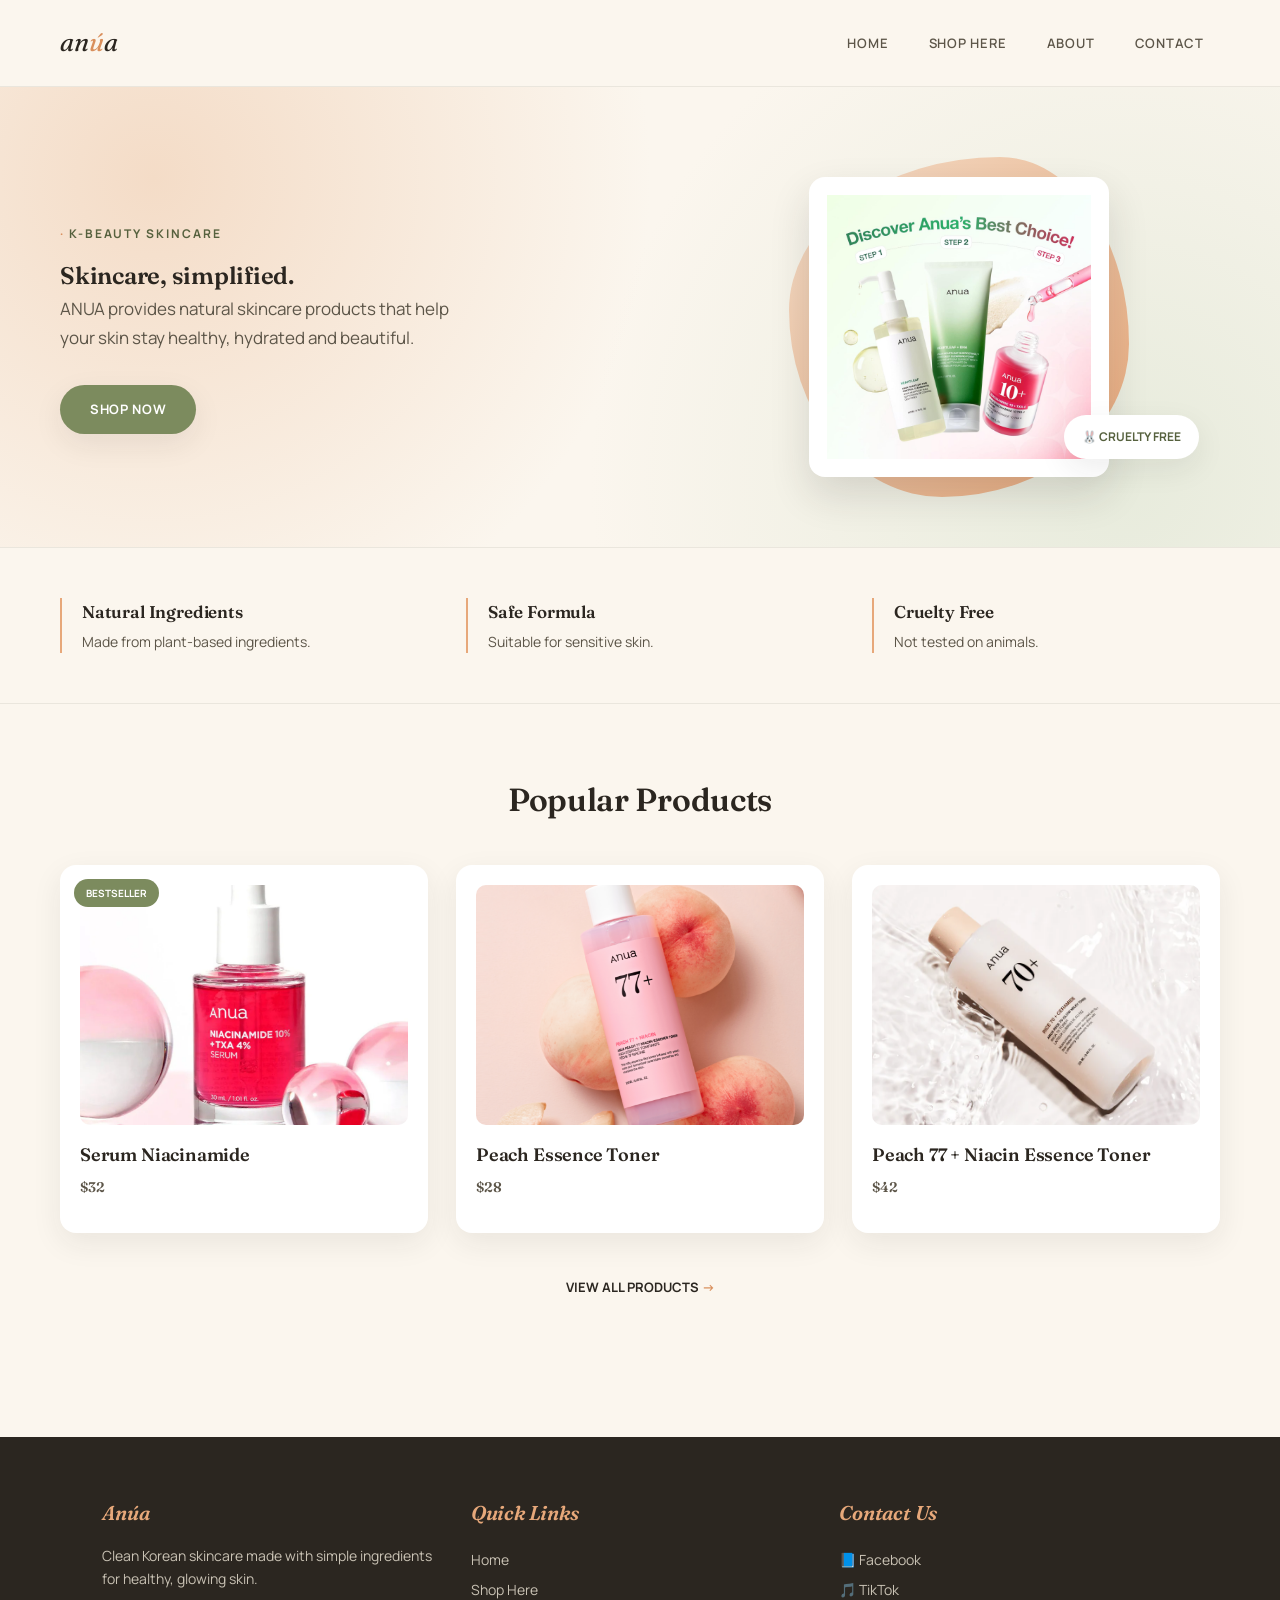
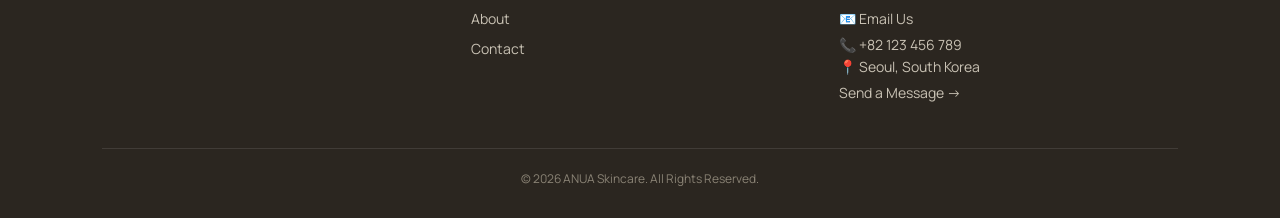
<file: index.html>
<!DOCTYPE html>
<html lang="en">
<head>
    <meta charset="UTF-8">
    <meta name="viewport" content="width=device-width, initial-scale=1.0">
    <title>ANUA - Korean Skincare</title>
    <link rel="preconnect" href="https://fonts.googleapis.com">
    <link rel="preconnect" href="https://fonts.gstatic.com" crossorigin>
    <link href="https://fonts.googleapis.com/css2?family=Fraunces:ital,wght@0,500;0,600;1,500;1,600&family=Manrope:wght@400;500;600;700&display=swap" rel="stylesheet">
    <link rel="stylesheet" href="style.css">
</head>
<body>

    <nav>
        <a href="index.html" class="logo">an<span>ú</span>a</a>

        <ul>
            <li><a href="index.html">Home</a></li>
            <li><a href="shop.html">Shop Here</a></li>
            <li><a href="about.html">About</a></li>
            <li><a href="contact.html">Contact</a></li>
        </ul>
    </nav>

    <div class="hero-wrapper">
    <section class="hero">
        <div>
            <span class="eyebrow">K-Beauty Skincare</span>
            <h1>Skincare, simplified.</h1>
            <p>
                ANUA provides natural skincare products that help
                your skin stay healthy, hydrated and beautiful.
            </p>
            <a href="shop.html" class="btn">Shop Now</a>
        </div>

        <div class="hero-image">
            <img src="Mymedia/product-anua 1.jpg" alt="ANUA Product">
            <span class="badge-chip">🐰 Cruelty Free</span>
        </div>
    </section>
    </div>
    
    <section class="features">

        <div class="feature">
            <h3>Natural Ingredients</h3>
            <p>Made from plant-based ingredients.</p>
        </div>

        <div class="feature">
            <h3>Safe Formula</h3>
            <p>Suitable for sensitive skin.</p>
        </div>

        <div class="feature">
            <h3>Cruelty Free</h3>
            <p>Not tested on animals.</p>
        </div>

    </section>

    <section class="products">

        <h2>Popular Products</h2>

        <div class="product-grid">

            <div class="product-card">
                <span class="badge">Bestseller</span>
                <img src="Mymedia/serum-naicinamide.webp" alt="serum naicinamide">
                <h3>Serum Niacinamide</h3>
                <p class="price">$32</p>
            </div>

            <div class="product-card">
                <img src="Mymedia/Peach-77-Essence-Toner-.png" alt="Peach Essence Toner">
                <h3>Peach Essence Toner</h3>
                <p class="price">$28</p>
            </div>

            <div class="product-card">
                <img src="Mymedia/toner-water.webp" alt="toner water">
                <h3>Peach 77 + Niacin Essence Toner</h3>
                <p class="price">$42</p>
            </div>

        </div>

        <a href="shop.html" class="view-all">View all products</a>

    </section>

    <footer>
        <div class="footer-content">
            <div class="footer-section">
                <h3>Anúa</h3>
                <p>
                    Clean Korean skincare made with simple ingredients
                    for healthy, glowing skin.
                </p>
            </div>

            <div class="footer-section">
                <h3>Quick Links</h3>

                <a href="index.html">Home</a>
                <a href="shop.html">Shop Here</a>
                <a href="about.html">About</a>
                <a href="contact.html">Contact</a>
            </div>

            <div class="footer-section">
                <h3>Contact Us</h3>
                <a href="https://facebook.com/share/1aTGTKMq2k/" target="_blank" rel="noopener noreferrer">📘 Facebook</a>
                <a href="https://www.tiktok.com/@eunji_shop" target="_blank" rel="noopener noreferrer">🎵 TikTok</a>
                <a href="mailto:nimsreyneang04@gmail.com">📧 Email Us</a>
                <p>📞 +82 123 456 789</p>
                <p>📍 Seoul, South Korea</p>

                <a href="contact.html">Send a Message →</a>
            </div>

        </div>

        <div class="footer-bottom">
            <p>© 2026 ANUA Skincare. All Rights Reserved.</p>
        </div>
    </footer>

</body>
</html>
</file>
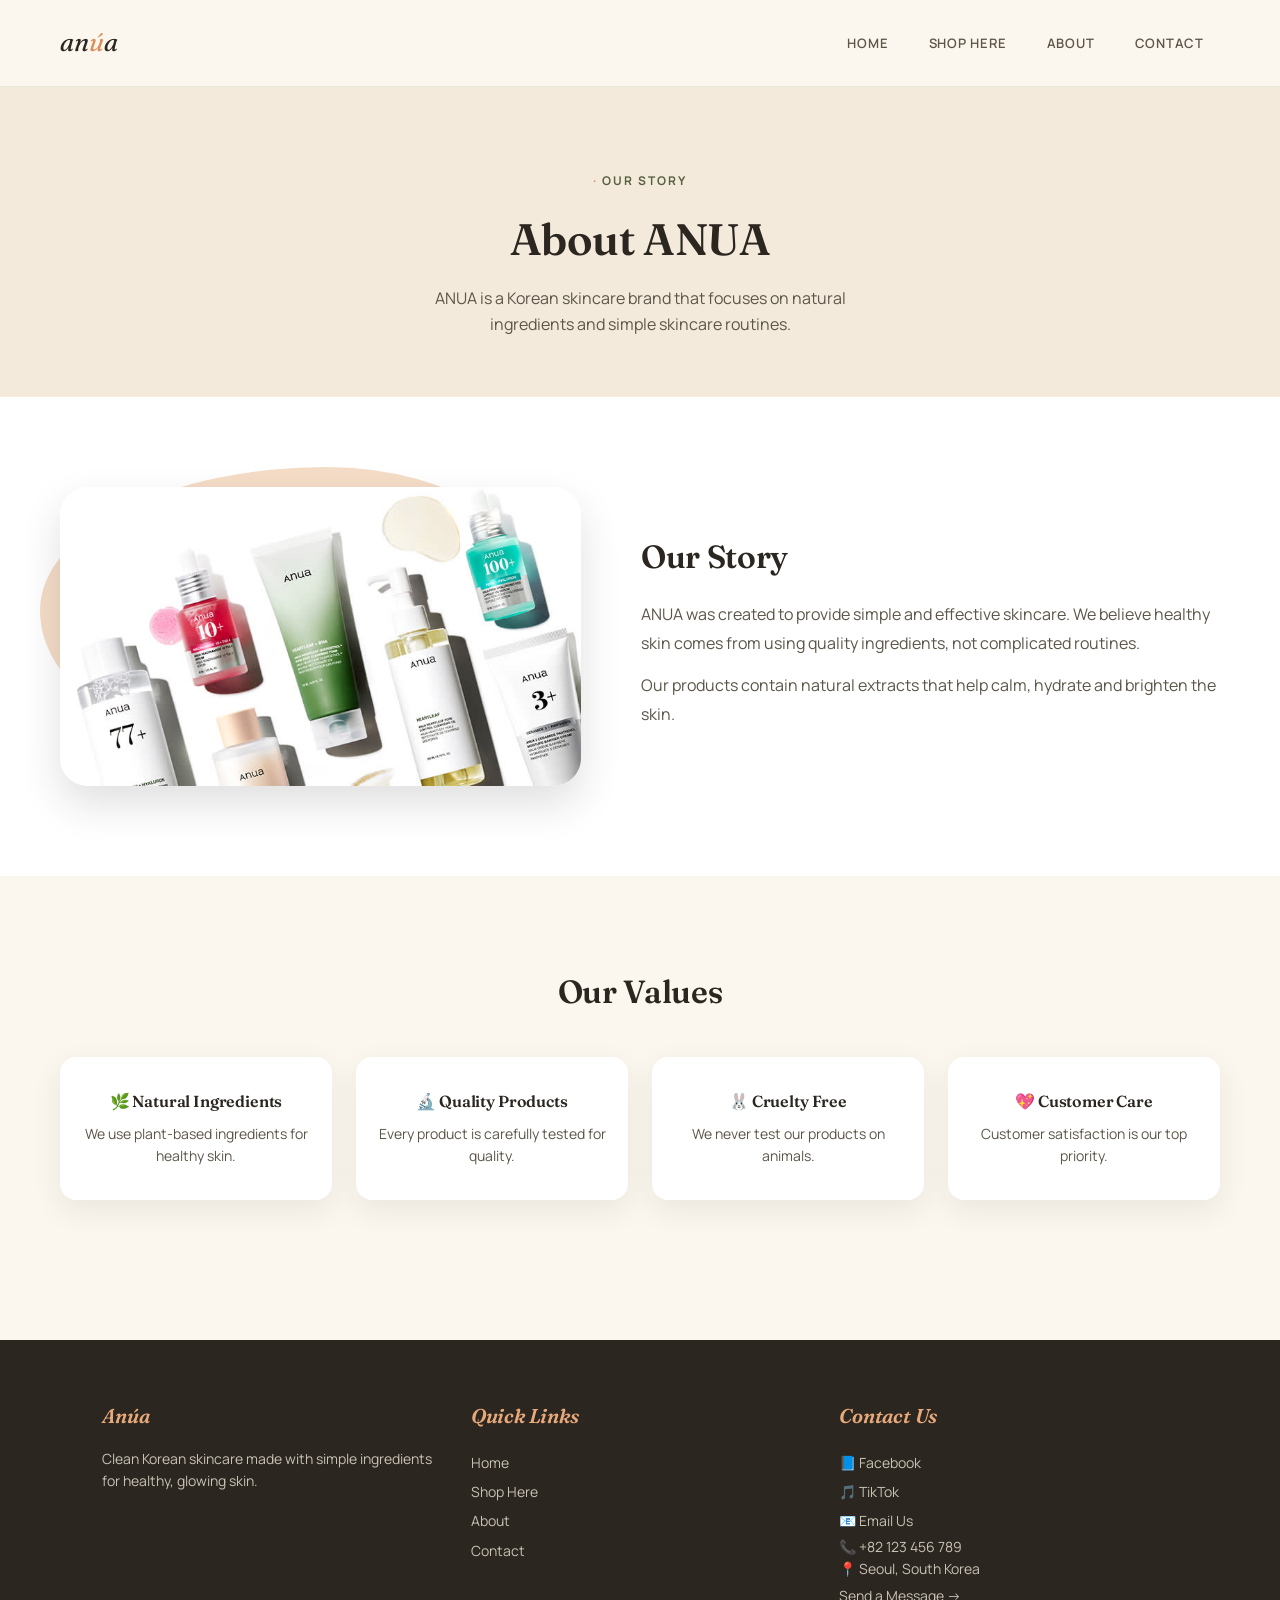
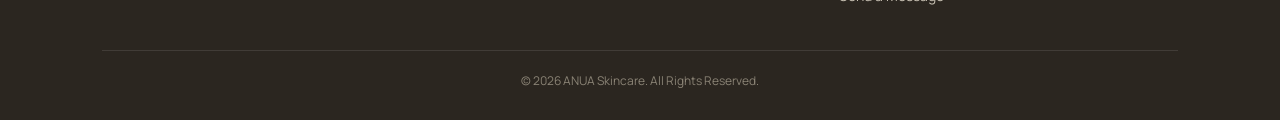
<file: about.html>
<!DOCTYPE html>
<html lang="en">
<head>
    <meta charset="UTF-8">
    <meta name="viewport" content="width=device-width, initial-scale=1.0">
    <title>About - ANUA Korean Skincare</title>
    <link rel="preconnect" href="https://fonts.googleapis.com">
    <link rel="preconnect" href="https://fonts.gstatic.com" crossorigin>
    <link href="https://fonts.googleapis.com/css2?family=Fraunces:ital,wght@0,500;0,600;1,500;1,600&family=Manrope:wght@400;500;600;700&display=swap" rel="stylesheet">
    <link rel="stylesheet" href="style.css">
</head>
<body>

    <nav>
        <a href="index.html" class="logo">an<span>ú</span>a</a>

        <ul>
            <li><a href="index.html">Home</a></li>
            <li><a href="shop.html">Shop Here</a></li>
            <li><a href="about.html">About</a></li>
            <li><a href="contact.html">Contact</a></li>
        </ul>
    </nav>

    <section class="about-hero">
        <span class="eyebrow">Our Story</span>
        <h1>About ANUA</h1>

        <p>
            ANUA is a Korean skincare brand that focuses on
            natural ingredients and simple skincare routines.
        </p>
    </section>

    <section class="story">

        <div>
            <img src="Mymedia/ANUA.jpg" alt="ANUA Product">
        </div>

        <div class="story-text">
            <h2>Our Story</h2>

            <p>
                ANUA was created to provide simple and effective skincare.
                We believe healthy skin comes from using quality ingredients,
                not complicated routines.
            </p>

            <p>
                Our products contain natural extracts that help calm,
                hydrate and brighten the skin.
            </p>
        </div>

    </section>

    <section class="values">

        <h2>Our Values</h2>

        <div class="values-grid">

            <div class="value-card">
                <h3>🌿 Natural Ingredients</h3>
                <p>We use plant-based ingredients for healthy skin.</p>
            </div>

            <div class="value-card">
                <h3>🔬 Quality Products</h3>
                <p>Every product is carefully tested for quality.</p>
            </div>

            <div class="value-card">
                <h3>🐰 Cruelty Free</h3>
                <p>We never test our products on animals.</p>
            </div>

            <div class="value-card">
                <h3>💖 Customer Care</h3>
                <p>Customer satisfaction is our top priority.</p>
            </div>

        </div>

    </section>

    <footer>
        <div class="footer-content">

            <div class="footer-section">
                <h3>Anúa</h3>
                <p>
                    Clean Korean skincare made with simple ingredients
                    for healthy, glowing skin.
                </p>
            </div>

            <div class="footer-section">
                <h3>Quick Links</h3>

                <a href="index.html">Home</a>
                <a href="shop.html">Shop Here</a>
                <a href="about.html">About</a>
                <a href="contact.html">Contact</a>
            </div>

            <div class="footer-section">
                <h3>Contact Us</h3>
                <a href="https://facebook.com/share/1aTGTKMq2k/" target="_blank" rel="noopener noreferrer">📘 Facebook</a>
                <a href="https://www.tiktok.com/@eunji_shop" target="_blank" rel="noopener noreferrer">🎵 TikTok</a>
                <a href="mailto:nimsreyneang04@gmail.com">📧 Email Us</a>
                <p>📞 +82 123 456 789</p>
                <p>📍 Seoul, South Korea</p>

                <a href="contact.html">Send a Message →</a>
            </div>

        </div>

        <div class="footer-bottom">
            <p>© 2026 ANUA Skincare. All Rights Reserved.</p>
        </div>
    </footer>

</body>
</html>
</file>
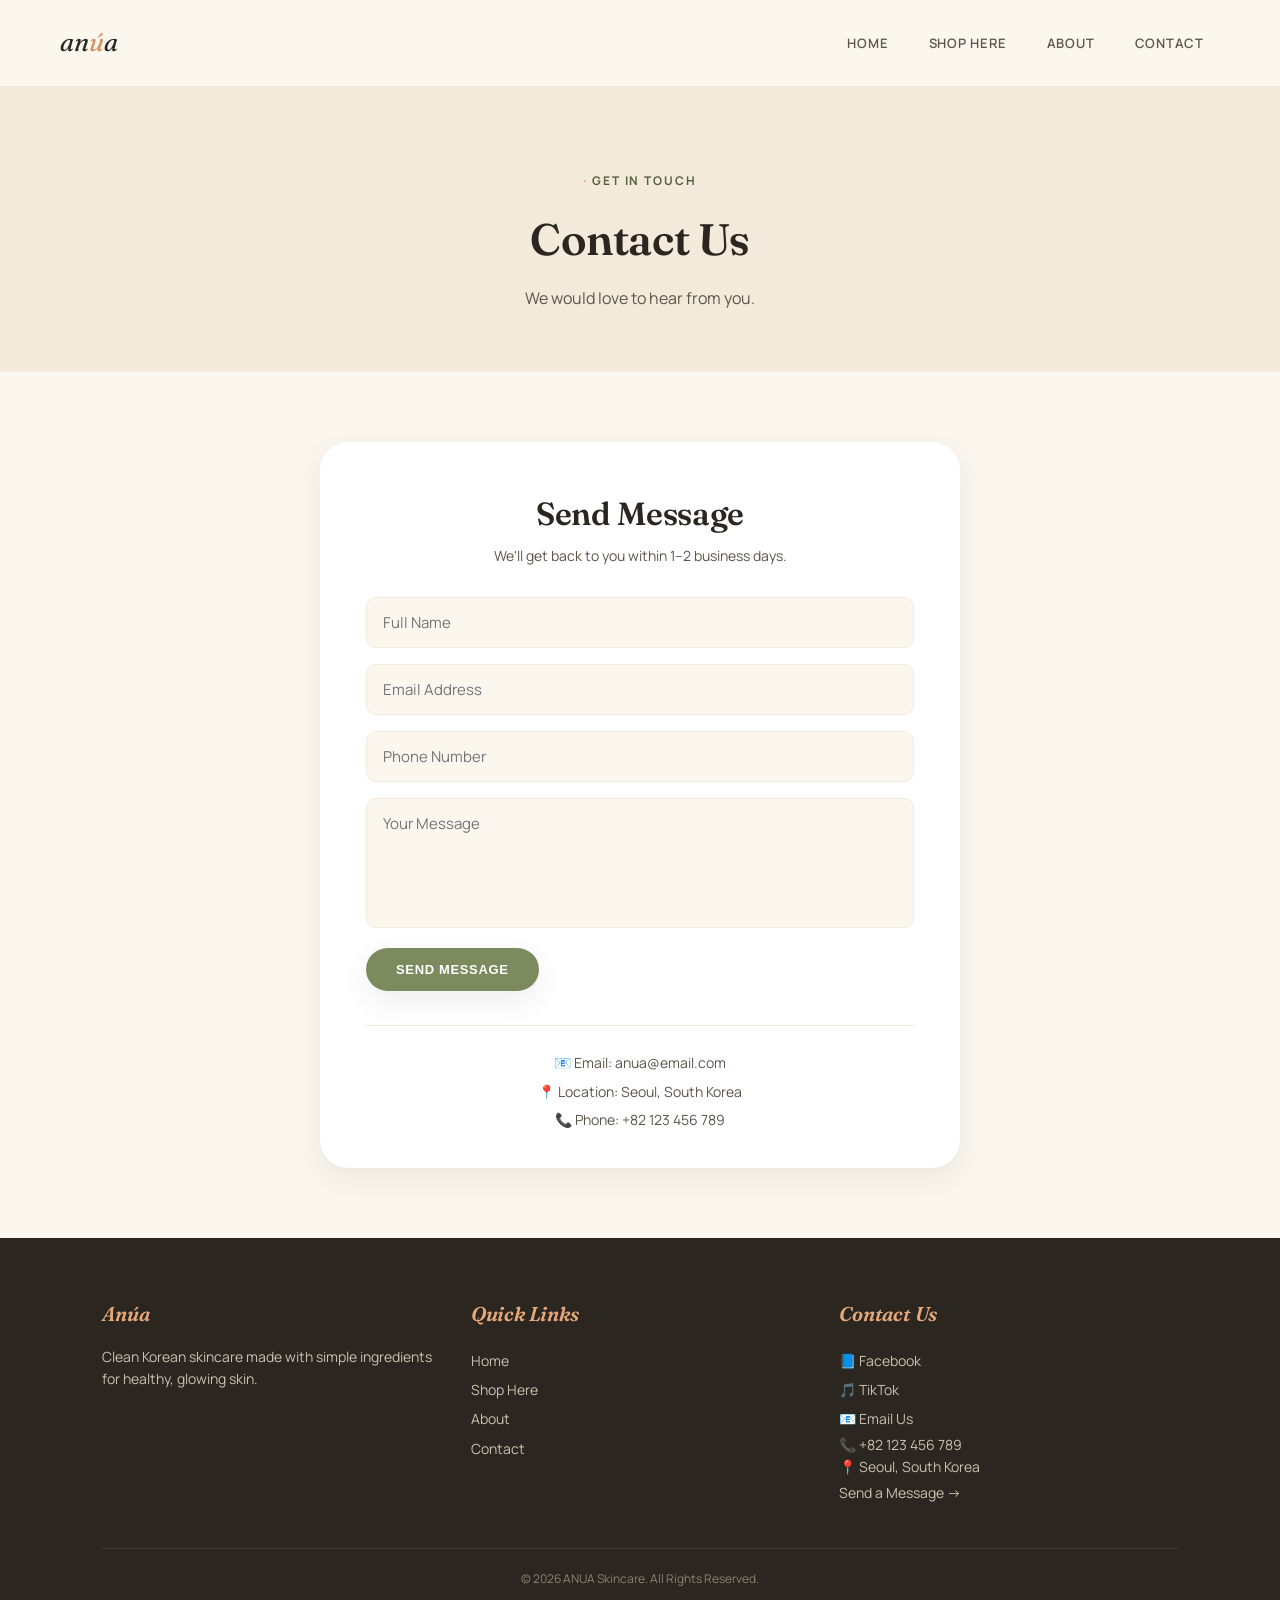
<file: contact.html>
<!DOCTYPE html>
<html lang="en">
<head>
    <meta charset="UTF-8">
    <meta name="viewport" content="width=device-width, initial-scale=1.0">
    <title>Contact - ANUA Korean Skincare</title>
    <link rel="preconnect" href="https://fonts.googleapis.com">
    <link rel="preconnect" href="https://fonts.gstatic.com" crossorigin>
    <link href="https://fonts.googleapis.com/css2?family=Fraunces:ital,wght@0,500;0,600;1,500;1,600&family=Manrope:wght@400;500;600;700&display=swap" rel="stylesheet">
    <link rel="stylesheet" href="style.css">
</head>
<body>

    <!-- Navigation -->
    <nav>
        <a href="index.html" class="logo">an<span>ú</span>a</a>

        <ul>
            <li><a href="index.html">Home</a></li>
            <li><a href="shop.html">Shop Here</a></li>
            <li><a href="about.html">About</a></li>
            <li><a href="contact.html">Contact</a></li>
        </ul>
    </nav>

    <section class="about-hero">
        <span class="eyebrow">Get In Touch</span>
        <h1>Contact Us</h1>
        <p>We would love to hear from you.</p>
    </section>

    <div class="contact-container">
        <h2>Send Message</h2>
        <p class="contact-sub">We'll get back to you within 1–2 business days.</p>

        <form>
            <input type="text" name="full_name" placeholder="Full Name" required>

            <input type="email" name="email_address" placeholder="Email Address" required>

            <input type="tel" name="phone_number" placeholder="Phone Number">

            <textarea placeholder="Your Message"></textarea>

            <button type="submit">Send Message</button>
        </form>

        <div class="info">
            <p>📧 Email: anua@email.com</p>
            <p>📍 Location: Seoul, South Korea</p>
            <p>📞 Phone: +82 123 456 789</p>
        </div>
    </div>

    <footer>
        <div class="footer-content">

            <div class="footer-section">
                <h3>Anúa</h3>
                <p>
                    Clean Korean skincare made with simple ingredients
                    for healthy, glowing skin.
                </p>
            </div>

            <div class="footer-section">
                <h3>Quick Links</h3>

                <a href="index.html">Home</a>
                <a href="shop.html">Shop Here</a>
                <a href="about.html">About</a>
                <a href="contact.html">Contact</a>
            </div>

            <div class="footer-section">
                <h3>Contact Us</h3>
                <a href="https://facebook.com/share/1aTGTKMq2k/" target="_blank" rel="noopener noreferrer">📘 Facebook</a>
                <a href="https://www.tiktok.com/@eunji_shop" target="_blank" rel="noopener noreferrer">🎵 TikTok</a>
                <a href="mailto:nimsreyneang04@gmail.com">📧 Email Us</a>
                <p>📞 +82 123 456 789</p>
                <p>📍 Seoul, South Korea</p>

                <a href="contact.html">Send a Message →</a>
            </div>

        </div>

        <div class="footer-bottom">
            <p>© 2026 ANUA Skincare. All Rights Reserved.</p>
        </div>
    </footer>

</body>
</html>
</file>
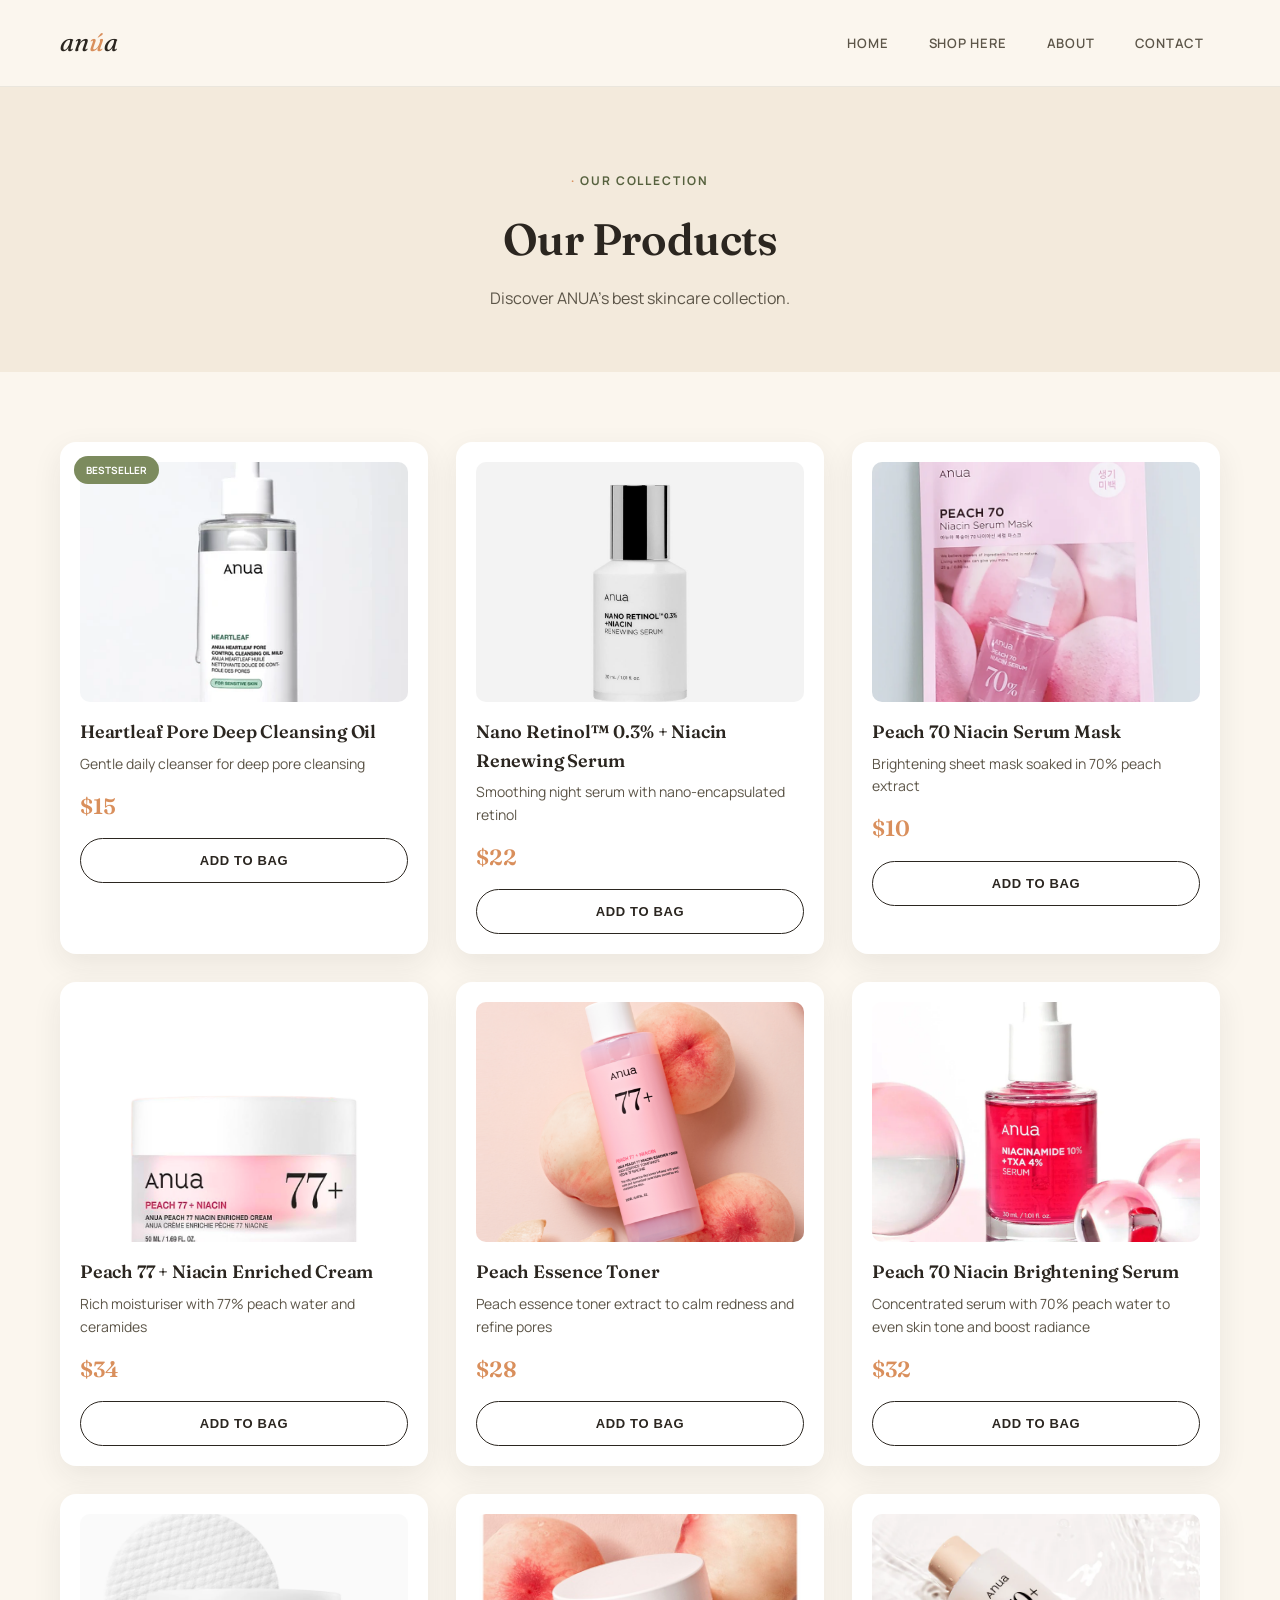
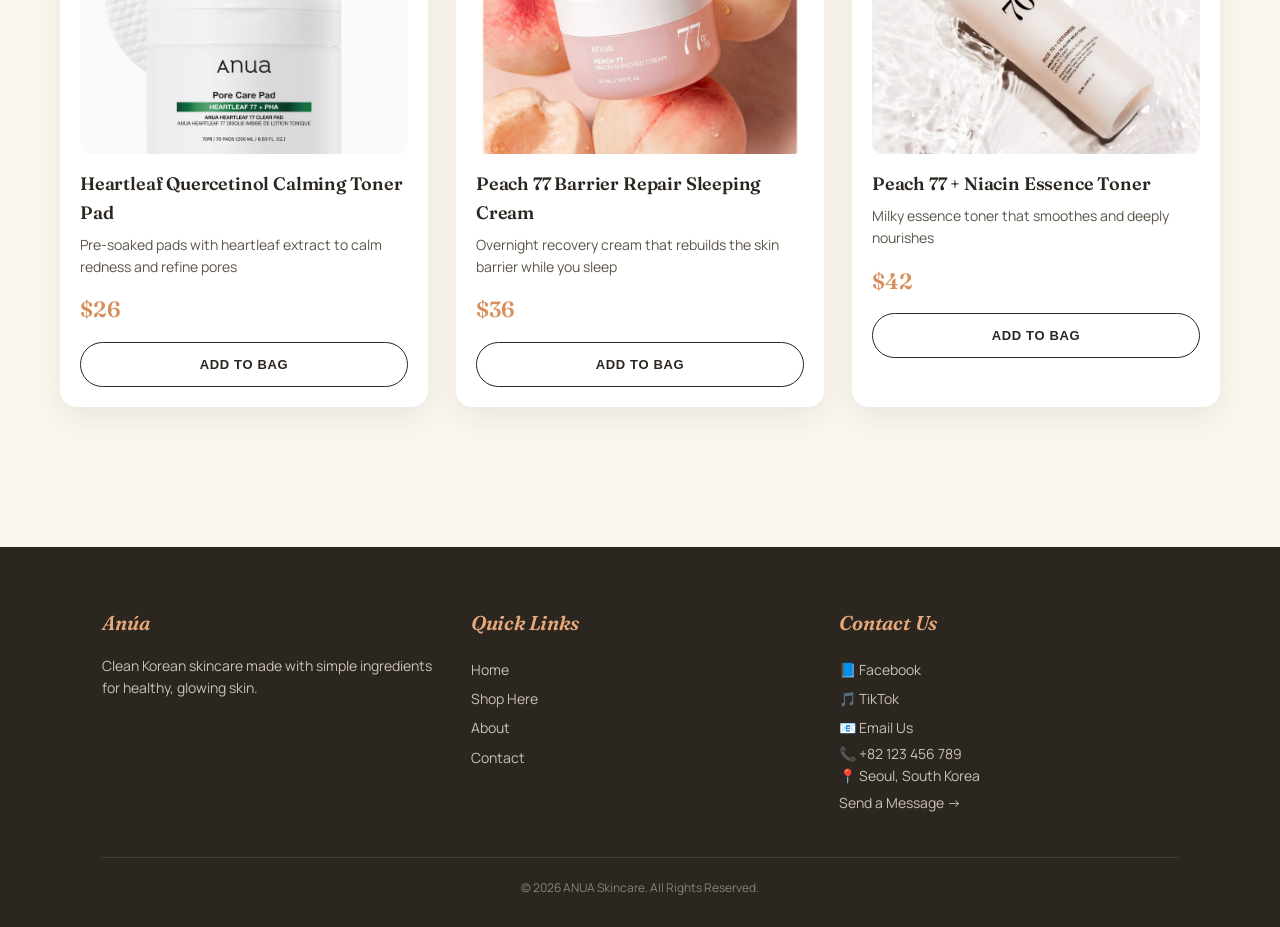
<file: shop.html>
<!DOCTYPE html>
<html lang="en">
<head>
    <meta charset="UTF-8">
    <meta name="viewport" content="width=device-width, initial-scale=1.0">
    <title>Shop - ANUA Korean Skincare</title>
    <link rel="preconnect" href="https://fonts.googleapis.com">
    <link rel="preconnect" href="https://fonts.gstatic.com" crossorigin>
    <link href="https://fonts.googleapis.com/css2?family=Fraunces:ital,wght@0,500;0,600;1,500;1,600&family=Manrope:wght@400;500;600;700&display=swap" rel="stylesheet">
    <link rel="stylesheet" href="style.css">
</head>
<body>

    <nav>
        <a href="index.html" class="logo">an<span>ú</span>a</a>

        <ul>
            <li><a href="index.html">Home</a></li>
            <li><a href="shop.html">Shop Here</a></li>
            <li><a href="about.html">About</a></li>
            <li><a href="contact.html">Contact</a></li>
        </ul>
    </nav>

    <section class="banner">
        <span class="eyebrow">Our Collection</span>
        <h1>Our Products</h1>
        <p>Discover ANUA's best skincare collection.</p>
    </section>

    <section class="products">

        <div class="product-grid">

            <div class="product-card">
                <span class="badge">Bestseller</span>
                <img src="Mymedia/cleanser-heartleaf.webp" alt="Heartleaf Cleansing oil">
                <h3>Heartleaf Pore Deep Cleansing Oil</h3>
                <p>Gentle daily cleanser for deep pore cleansing</p>
                <span class="price">$15</span>
                <button>Add to Bag</button>
            </div>

            <div class="product-card">
                <img src="Mymedia/retinol-serum.jpg" alt="Retinol Serum">
                <h3>Nano Retinol™ 0.3% + Niacin Renewing Serum</h3>
                <p>Smoothing night serum with nano-encapsulated retinol</p>
                <span class="price">$22</span>
                <button>Add to Bag</button>
            </div>

            <div class="product-card">
                <img src="Mymedia/serum-mask.webp" alt="Serum Mask">
                <h3>Peach 70 Niacin Serum Mask</h3>
                <p>Brightening sheet mask soaked in 70% peach extract</p>
                <span class="price">$10</span>
                <button>Add to Bag</button>
            </div>

            <div class="product-card">
                <img src="Mymedia/cream.png" alt="Peach Cream">
                <h3>Peach 77 + Niacin Enriched Cream</h3>
                <p>Rich moisturiser with 77% peach water and ceramides</p>
                <span class="price">$34</span>
                <button>Add to Bag</button>
            </div>

            <div class="product-card">
                <img src="Mymedia/Peach-77-Essence-Toner-.png" alt="Essence Toner">
                <h3>Peach Essence Toner</h3>
                <p>Peach essence toner extract to calm redness and refine pores</p>
                <span class="price">$28</span>
                <button>Add to Bag</button>
            </div>

            <div class="product-card">
                <img src="Mymedia/serum-naicinamide.webp" alt="Brightening Serum">
                <h3>Peach 70 Niacin Brightening Serum</h3>
                <p>Concentrated serum with 70% peach water to even skin tone and boost radiance</p>
                <span class="price">$32</span>
                <button>Add to Bag</button>
            </div>

            <div class="product-card">
                <img src="Mymedia/toner-pad.webp" alt="Toner Pad">
                <h3>Heartleaf Quercetinol Calming Toner Pad</h3>
                <p>Pre-soaked pads with heartleaf extract to calm redness and refine pores</p>
                <span class="price">$26</span>
                <button>Add to Bag</button>
            </div>

            <div class="product-card">
                <img src="Mymedia/Peach-Barrier-cream.jpg" alt="Barrier Cream">
                <h3>Peach 77 Barrier Repair Sleeping Cream</h3>
                <p>Overnight recovery cream that rebuilds the skin barrier while you sleep</p>
                <span class="price">$36</span>
                <button>Add to Bag</button>
            </div>

            <div class="product-card">
                <img src="Mymedia/toner-water.webp" alt="Toner water">
                <h3>Peach 77 + Niacin Essence Toner</h3>
                <p>Milky essence toner that smoothes and deeply nourishes</p>
                <span class="price">$42</span>
                <button>Add to Bag</button>
            </div>

        </div>
    </section>

    <footer>
        <div class="footer-content">

            <div class="footer-section">
                <h3>Anúa</h3>
                <p>
                    Clean Korean skincare made with simple ingredients
                    for healthy, glowing skin.
                </p>
            </div>

            <div class="footer-section">
                <h3>Quick Links</h3>

                <a href="index.html">Home</a>
                <a href="shop.html">Shop Here</a>
                <a href="about.html">About</a>
                <a href="contact.html">Contact</a>
            </div>

            <div class="footer-section">
                <h3>Contact Us</h3>
                <a href="https://facebook.com/share/1aTGTKMq2k/" target="_blank" rel="noopener noreferrer">📘 Facebook</a>
                <a href="https://www.tiktok.com/@eunji_shop" target="_blank" rel="noopener noreferrer">🎵 TikTok</a>
                <a href="mailto:nimsreyneang04@gmail.com">📧 Email Us</a>
                <p>📞 +82 123 456 789</p>
                <p>📍 Seoul, South Korea</p>

                <a href="contact.html">Send a Message →</a>
            </div>

        </div>

        <div class="footer-bottom">
            <p>© 2026 ANUA Skincare. All Rights Reserved.</p>
        </div>
    </footer>

</body>
</html>
</file>
<file: style.css>
:root {
    --cream: #FBF6EE;
    --cream-deep: #F3EADC;
    --ink: #2B2620;
    --ink-soft: #5C5548;
    --sage: #7C8B5E;
    --sage-dark: #56613E;
    --sage-pale: #E7EBDC;
    --peach: #E7A87A;
    --peach-deep: #D98F5C;
    --peach-pale: #F4DCC7;
    --white: #FFFFFF;
 
    --font-display: 'Fraunces', Georgia, serif;
    --font-body: 'Manrope', Arial, sans-serif;
 
    --radius-lg: 28px;
    --radius-md: 16px;
    --radius-sm: 10px;
 
    --shadow-soft: 0 10px 30px rgba(43, 38, 32, 0.08);
    --shadow-lift: 0 18px 40px rgba(43, 38, 32, 0.14);
}
 
/*Reset + base typography*/
* {
    margin: 0;
    padding: 0;
    box-sizing: border-box;
}
 
html {
    scroll-behavior: smooth;
}
 
body {
    background: var(--cream);
    color: var(--ink);
    font-family: var(--font-body);
    line-height: 1.6;
}
 
img {
    display: block;
    max-width: 100%;
}
 
a {
    color: inherit;
}
 
h1, h2, h3 {
    font-family: var(--font-display);
    font-weight: 600;
    color: var(--ink);
    letter-spacing: -0.01em;
}
 
h2 {
    font-size: 32px;
    margin-bottom: 6px;
}
 
.eyebrow {
    display: inline-block;
    font-size: 12px;
    font-weight: 700;
    letter-spacing: 0.16em;
    text-transform: uppercase;
    color: var(--sage-dark);
    margin-bottom: 14px;
}
 
.eyebrow::before {
    content: "· ";
    color: var(--peach-deep);
}
 
.section-head {
    text-align: center;
    max-width: 560px;
    margin: 0 auto 40px;
}
 
.section-head p {
    color: var(--ink-soft);
    font-size: 15px;
}
 
/* NAVIGATION — Flexbox*/
nav {
    background: var(--cream);
    display: flex;
    justify-content: space-between;
    align-items: center;
    padding: 22px 60px;
    position: sticky;
    top: 0;
    z-index: 100;
    border-bottom: 1px solid rgba(43, 38, 32, 0.08);
}
 
.logo, nav h2 {
    font-family: var(--font-display);
    font-style: italic;
    font-size: 26px;
    color: var(--ink);
    text-decoration: none;
}
 
.logo span {
    color: var(--peach-deep);
}
 
nav ul {
    display: flex;
    list-style: none;
    gap: 8px;
}
 
nav ul li a {
    text-decoration: none;
    color: var(--ink-soft);
    font-weight: 600;
    font-size: 13px;
    letter-spacing: 0.06em;
    text-transform: uppercase;
    padding: 10px 16px;
    border-radius: 999px;
    transition: 0.25s;
}
 
nav ul li a:hover {
    background: var(--sage-pale);
    color: var(--sage-dark);
}
 
/* BUTTONS*/
.btn,
button {
    display: inline-flex;
    align-items: center;
    justify-content: center;
    gap: 8px;
    background: var(--sage);
    color: var(--white);
    text-decoration: none;
    border: none;
    padding: 14px 30px;
    border-radius: 999px;
    font-weight: 700;
    font-size: 13px;
    letter-spacing: 0.05em;
    text-transform: uppercase;
    cursor: pointer;
    transition: 0.3s;
    box-shadow: var(--shadow-soft);
}
 
.btn:hover,
button:hover {
    background: var(--sage-dark);
    transform: translateY(-2px);
    box-shadow: var(--shadow-lift);
}
 
/*Add to bag button*/
.product-card button {
    background: var(--white);
    color: var(--ink);
    border: 1.5px solid var(--ink);
    box-shadow: none;
    width: 100%;
    justify-content: center;
}
 
.product-card button:hover {
    background: var(--ink);
    color: var(--white);
    transform: none;
}
 
/*HERO (Home page)*/
.hero-wrapper {
    background:
        radial-gradient(circle at 12% 20%, var(--peach-pale) 0%, transparent 42%),
        radial-gradient(circle at 88% 85%, var(--sage-pale) 0%, transparent 45%);
}
 
.hero {
    display: grid;
    grid-template-columns: 1fr 0.9fr;
    align-items: center;
    gap: 60px;
    padding: 90px 60px 70px;
    max-width: 1300px;
    margin: 0 auto;
}
 
.hero-text h1 {
    font-size: 52px;
    line-height: 1.08;
    margin-bottom: 22px;
    max-width: 480px;
}
 
.hero p {
    font-size: 17px;
    line-height: 1.7;
    color: var(--ink-soft);
    margin-bottom: 32px;
    max-width: 420px;
}
 
.hero-image {
    position: relative;
    display: flex;
    justify-content: center;
    align-items: center;
}
 
.hero-image::before {
    content: "";
    position: absolute;
    width: 340px;
    height: 340px;
    background: linear-gradient(135deg, var(--peach-pale), var(--peach));
    border-radius: 62% 38% 55% 45% / 45% 55% 45% 55%;
}
 
.hero img {
    position: relative;
    z-index: 1;
    width: 300px;
    background: var(--white);
    padding: 18px;
    border-radius: var(--radius-md);
    box-shadow: var(--shadow-lift);
    transition: 0.4s;
}
 
.hero img:hover {
    transform: translateY(-6px) rotate(-1deg);
}
 
.badge-chip {
    position: absolute;
    z-index: 2;
    bottom: 6%;
    right: 4%;
    background: var(--white);
    border-radius: 999px;
    padding: 12px 18px;
    box-shadow: var(--shadow-soft);
    font-size: 12px;
    font-weight: 700;
    text-transform: uppercase;
    color: var(--sage-dark);
    display: flex;
    align-items: center;
    gap: 6px;
}
 
/* FEATURES — Flexbox*/
.features {
    display: flex;
    justify-content: space-between;
    gap: 30px;
    padding: 50px 60px;
    max-width: 1300px;
    margin: 0 auto;
    border-top: 1px solid rgba(43, 38, 32, 0.08);
    border-bottom: 1px solid rgba(43, 38, 32, 0.08);
}
 
.feature {
    width: 30%;
    padding-left: 20px;
    border-left: 2px solid var(--peach);
}
 
.feature h3 {
    font-size: 17px;
    margin-bottom: 6px;
}
 
.feature p {
    color: var(--ink-soft);
    font-size: 14px;
}
 
/* PRODUCT GRID — Grid, 3 columns (Home + Shop)*/
.products {
    padding: 70px 0 90px;
    max-width: 1300px;
    margin: 0 auto;
}
 
.products > h2 {
    text-align: center;
    margin-bottom: 40px;
}
 
.product-grid {
    display: grid;
    grid-template-columns: repeat(3, 1fr);
    gap: 28px;
    padding: 0 60px;
}
 
.product-card {
    position: relative;
    background: var(--white);
    border-radius: var(--radius-md);
    padding: 20px;
    box-shadow: var(--shadow-soft);
    transition: 0.35s;
}
 
.product-card:hover {
    transform: translateY(-8px);
    box-shadow: var(--shadow-lift);
}
 
.product-card img {
    width: 100%;
    height: 240px;
    object-fit: cover;
    border-radius: var(--radius-sm);
    margin-bottom: 16px;
    background: var(--cream-deep);
}
 
.product-card h3 {
    font-size: 18px;
    margin-bottom: 6px;
}
 
.product-card p {
    font-size: 14px;
    color: var(--ink-soft);
    margin-bottom: 14px;
}
 
.price {
    display: block;
    font-family: var(--font-display);
    font-size: 22px;
    font-weight: 600;
    color: var(--peach-deep);
    margin-bottom: 14px;
}
 
.badge {
    position: absolute;
    top: 14px;
    left: 14px;
    background: var(--sage);
    color: var(--white);
    font-size: 10px;
    font-weight: 700;
    text-transform: uppercase;
    padding: 6px 12px;
    border-radius: 999px;
}
 
.view-all {
    display: block;
    text-align: center;
    margin-top: 44px;
    font-weight: 700;
    font-size: 13px;
    text-transform: uppercase;
    text-decoration: none;
    color: var(--ink);
}
 
.view-all::after {
    content: " →";
    color: var(--peach-deep);
}
 
.banner,
.about-hero {
    text-align: center;
    padding: 80px 20px 60px;
    background: var(--cream-deep);
}
 
.banner h1,
.about-hero h1 {
    font-size: 44px;
    margin-bottom: 12px;
}
 
.banner p,
.about-hero p {
    color: var(--ink-soft);
    font-size: 16px;
    max-width: 480px;
    margin: 0 auto;
}
 
/* STORY (About page) — Grid, 2 columns*/
.story {
    display: grid;
    grid-template-columns: 0.9fr 1fr;
    align-items: center;
    gap: 60px;
    padding: 90px 60px;
    background: var(--white);
    max-width: 1300px;
    margin: 0 auto;
}
 
.story > div:first-child {
    position: relative;
}
 
.story > div:first-child::before {
    content: "";
    position: absolute;
    top: -20px;
    left: -20px;
    width: 100%;
    height: 100%;
    background: var(--peach-pale);
    border-radius: 55% 45% 48% 52% / 48% 52% 48% 52%;
}
 
.story img {
    position: relative;
    z-index: 1;
    width: 100%;
    border-radius: var(--radius-lg);
    box-shadow: var(--shadow-lift);
}
 
.story-text h2 {
    margin-bottom: 18px;
}
 
.story p {
    line-height: 1.8;
    margin-bottom: 14px;
    color: var(--ink-soft);
}
 
/* VALUES (About page) — Grid, 4 columns*/
.values {
    padding: 90px 60px;
    text-align: center;
    max-width: 1300px;
    margin: 0 auto;
}
 
.values-grid {
    display: grid;
    grid-template-columns: repeat(4, 1fr);
    gap: 24px;
    margin-top: 40px;
}
 
.value-card {
    background: var(--white);
    padding: 32px 22px;
    border-radius: var(--radius-md);
    box-shadow: var(--shadow-soft);
    transition: 0.3s;
}
 
.value-card:hover {
    transform: translateY(-6px);
    box-shadow: var(--shadow-lift);
}
 
.value-card h3 {
    font-size: 16px;
    margin-bottom: 8px;
}
 
.value-card p {
    color: var(--ink-soft);
    font-size: 14px;
}
 
/* CONTACT — Flexbox, column direction*/
.contact-container {
    width: 80%;
    max-width: 640px;
    margin: 70px auto;
    background: var(--white);
    padding: 46px 46px 36px;
    border-radius: var(--radius-lg);
    box-shadow: var(--shadow-soft);
}
 
.contact-container h2 {
    text-align: center;
    margin-bottom: 6px;
}
 
.contact-container > p.contact-sub {
    text-align: center;
    color: var(--ink-soft);
    font-size: 14px;
    margin-bottom: 30px;
}
 
form {
    display: flex;
    flex-direction: column;
    gap: 16px;
}
 
input,
textarea {
    padding: 14px 16px;
    border: 1.5px solid var(--cream-deep);
    background: var(--cream);
    border-radius: var(--radius-sm);
    font-size: 15px;
    font-family: var(--font-body);
    color: var(--ink);
    transition: 0.25s;
}
 
input:focus,
textarea:focus {
    outline: none;
    border-color: var(--sage);
    background: var(--white);
}
 
textarea {
    height: 130px;
    resize: none;
}
 
form button {
    margin-top: 4px;
    align-self: flex-start;
}
 
.info {
    display: flex;
    flex-direction: column;
    gap: 6px;
    text-align: center;
    margin-top: 34px;
    padding-top: 26px;
    border-top: 1px solid var(--cream-deep);
    color: var(--ink-soft);
    font-size: 14px;
}
 
/*FOOTER — Flexbox*/
footer {
    background: var(--ink);
    color: var(--cream);
    padding: 60px 8% 30px;
    margin-top: 50px;
}
 
.footer-content {
    display: flex;
    justify-content: space-between;
    flex-wrap: wrap;
    gap: 30px;
    max-width: 1300px;
    margin: 0 auto;
}
 
.footer-section {
    flex: 1;
    min-width: 220px;
}
 
.footer-section h3 {
    font-family: var(--font-display);
    font-style: italic;
    color: var(--peach);
    margin-bottom: 16px;
    font-size: 20px;
}
 
.footer-section p {
    color: #C9C2B4;
    font-size: 14px;
}
 
.footer-section a {
    display: block;
    text-decoration: none;
    color: #C9C2B4;
    line-height: 2.1;
    font-size: 14px;
}
 
.footer-section a:hover {
    color: var(--peach);
}
 
.footer-bottom {
    text-align: center;
    margin-top: 40px;
    padding-top: 20px;
    border-top: 1px solid rgba(255, 255, 255, 0.1);
    color: #8A8375;
    font-size: 12px;
}
 
/* RESPONSIVE DESIGN*/
@media (max-width: 1024px) {
    nav { padding: 18px 30px; }
    .hero { padding: 60px 30px; gap: 30px; }
    .hero-text h1 { font-size: 40px; }
    .features { padding: 40px 30px; }
    .product-grid { grid-template-columns: repeat(2, 1fr); }
    .story { padding: 60px 30px; }
    .values { padding: 60px 30px; }
    .values-grid { grid-template-columns: repeat(2, 1fr); }
    .contact-container { width: 90%; }
}
 
@media (max-width: 768px) {
    nav { flex-direction: column; gap: 16px; text-align: center; }
 
    .hero,
    .story {
        grid-template-columns: 1fr;
        text-align: center;
    }
 
    .story > div:first-child { order: -1; }
 
    .features {
        flex-direction: column;
        align-items: center;
        gap: 26px;
    }
 
    .feature {
        width: 90%;
        border-left: none;
        border-top: 2px solid var(--peach);
        padding: 14px 0 0;
        text-align: center;
    }
 
    .product-grid { grid-template-columns: repeat(2, 1fr); }
    .values-grid { grid-template-columns: 1fr; }
 
    .footer-content { flex-direction: column; text-align: center; }
}
 
@media (max-width: 480px) {
    nav ul { flex-direction: column; width: 100%; gap: 4px; }
    .hero-text h1 { font-size: 32px; }
    .hero img { width: 220px; }
    .hero-image::before { width: 260px; height: 260px; }
    .product-grid { grid-template-columns: 1fr; }
    .contact-container { width: 100%; padding: 30px 22px; border-radius: 0; }
    input, textarea, button { width: 100%; }
    form button { align-self: stretch; justify-content: center; }
    .footer-section { min-width: 100%; }
}
</file>
